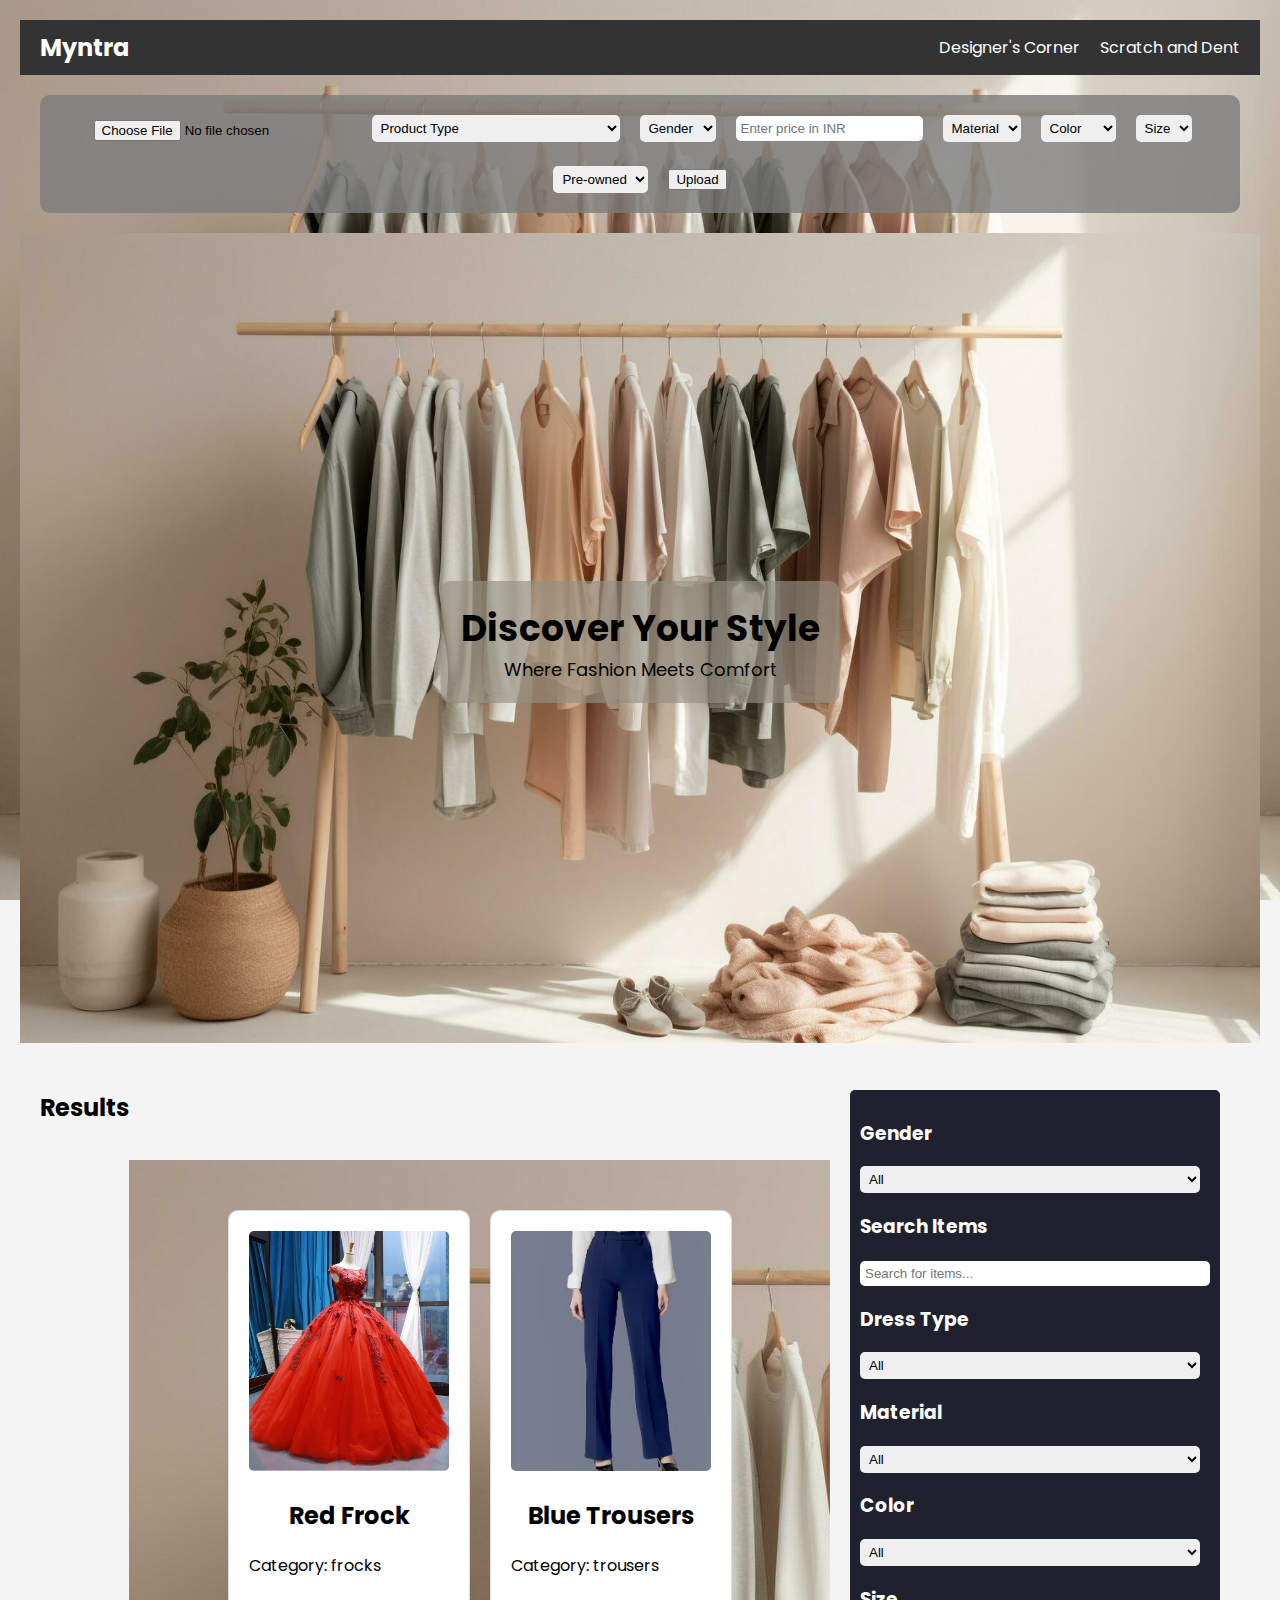
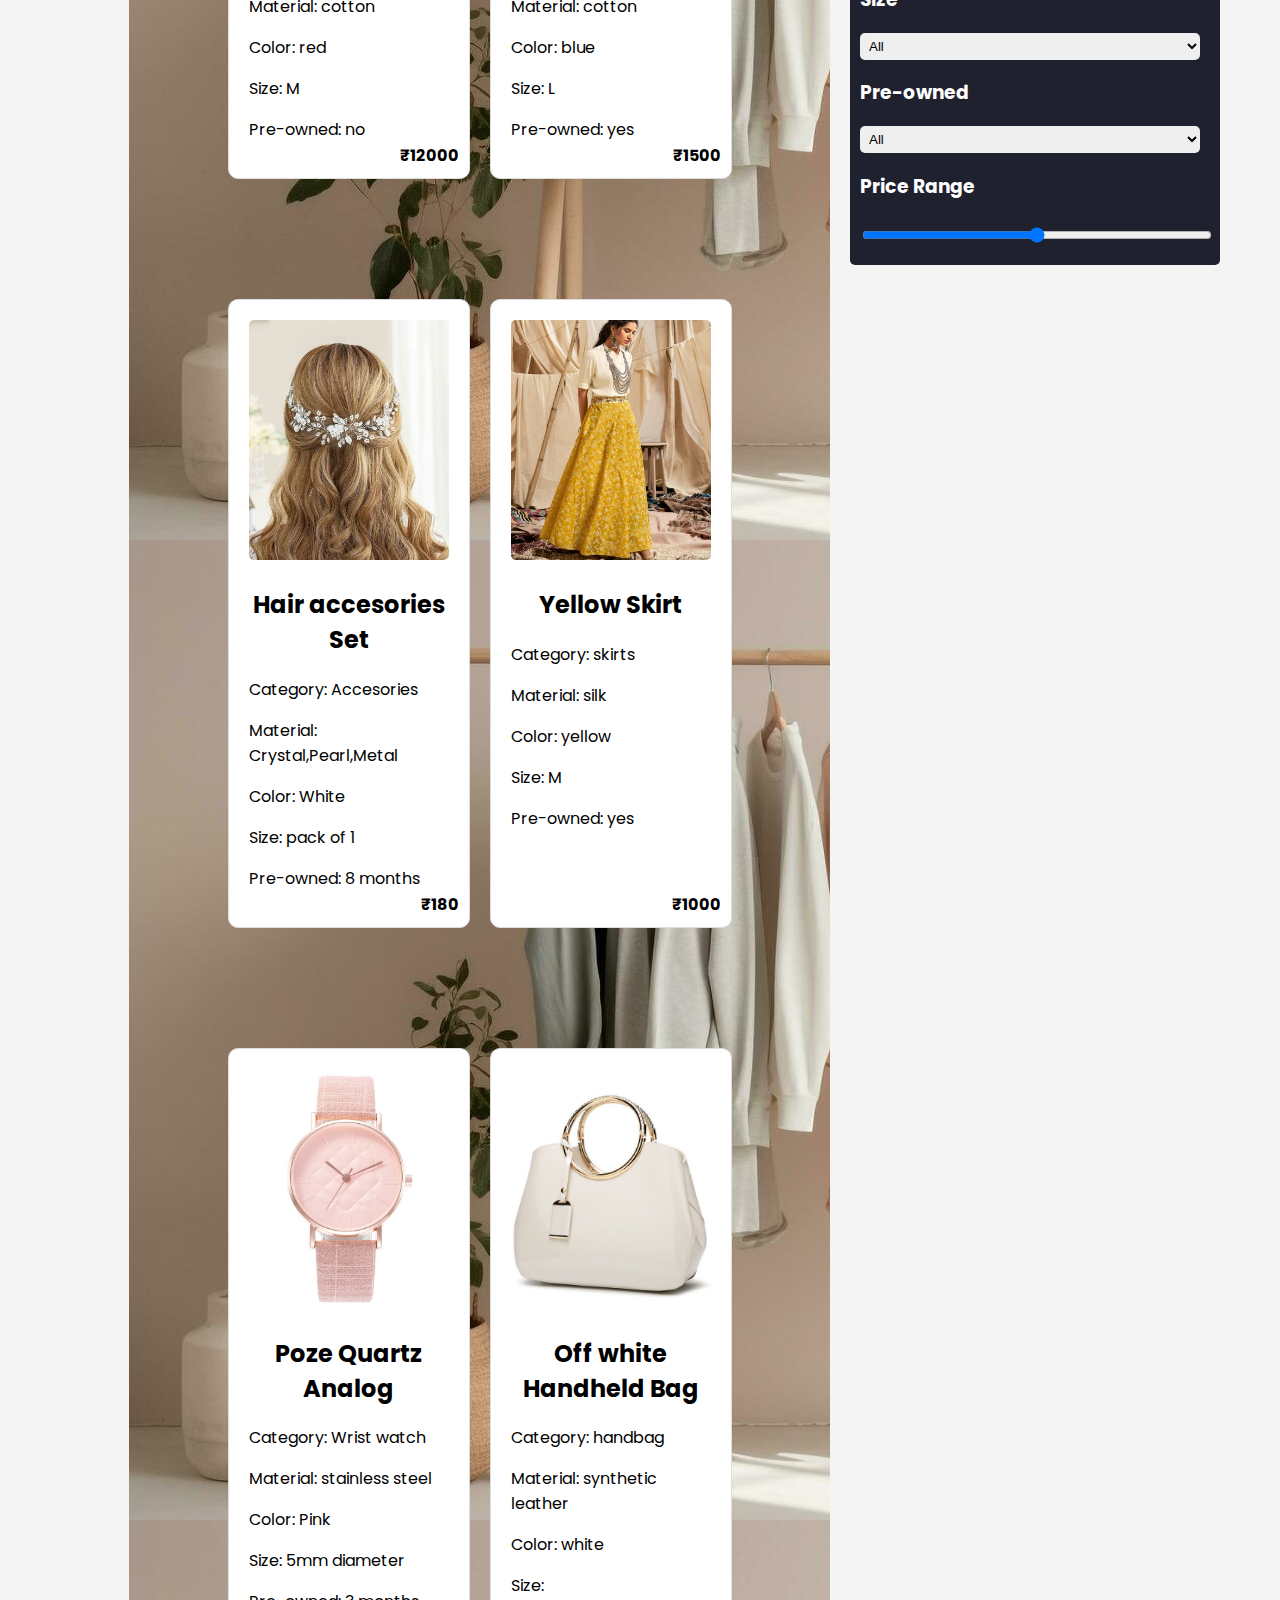
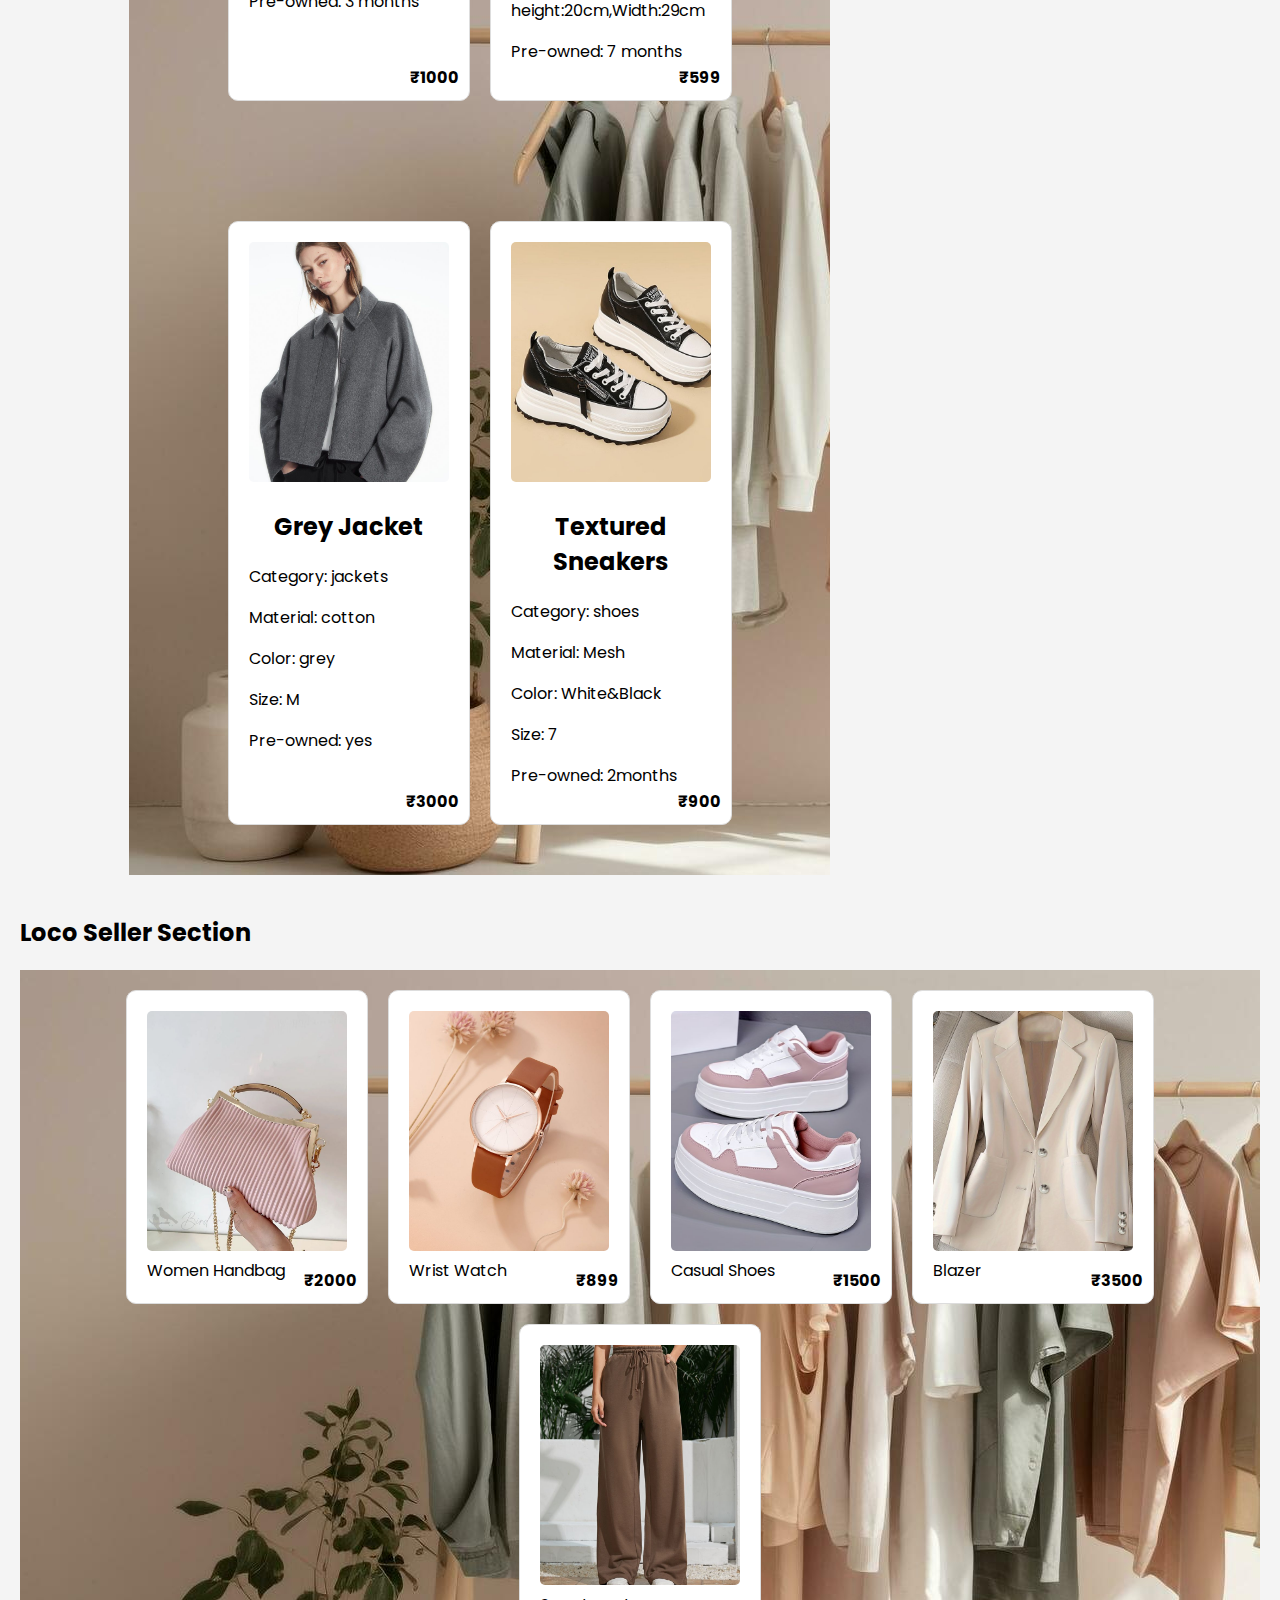
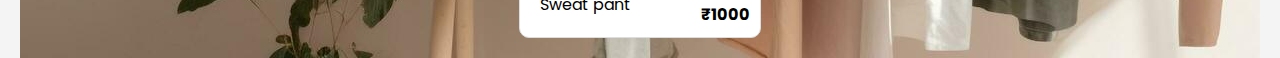
<file: index.html>
<!DOCTYPE html>
<html lang="en">
<head>
    <meta charset="UTF-8">
    <meta name="viewport" content="width=device-width, initial-scale=1.0">
    <title>Myntra</title>
    <link rel="stylesheet" href="style.css">
    <script>
        function showMaterialOptions() {
            const category = document.getElementById('category').value;
            const materialForm = document.getElementById('materialForm');

            // Reset material options
            materialForm.innerHTML = '<option value="All">Material</option>';

            // Define materials based on category
            const materials = {
                'Dresses': ['cotton', 'polyester', 'silk', 'rayon', 'linen', 'jersey'],
                'Tops and T-shirts': ['cotton', 'polyester', 'blends', 'bamboo', 'viscose'],
                'Jeans and Trousers': ['denim', 'cotton', 'polyester', 'spandex', 'twill'],
                'Skirts': ['cotton', 'polyester', 'silk', 'velvet', 'linen'],
                'Outerwear (Jackets, Coats)': ['wool', 'cotton', 'polyester', 'leather', 'nylon'],
                'Handbags': ['leather', 'canvas', 'polyester', 'faux_leather', 'cotton'],
                'Footwear (Shoes, Sandals, Boots)': ['leather', 'suede', 'canvas', 'rubber', 'synthetic'],
                'Jewelry (Necklaces, Earrings, Rings)': ['gold', 'silver', 'stainless_steel', 'gemstones', 'resin'],
                'Sunglasses and Eyewear': ['metal', 'plastic', 'polycarbonate', 'acetate', 'nylon'],
            };

            // Add relevant materials
            if (materials[category]) {
                materials[category].forEach(material => {
                    const option = document.createElement('option');
                    option.value = material;
                    option.textContent = material.charAt(0).toUpperCase() + material.slice(1);
                    materialForm.appendChild(option);
                });
            }

            showSizeOptions(category);
        }

        function showSizeOptions(category) {
            const sizeForm = document.getElementById('sizeForm');
            // Reset size options
            sizeForm.innerHTML = '<option value="All">Size</option>';

            // Define sizes based on category
            const sizes = {
                'Dresses': ['XS', 'S', 'M', 'L', 'XL', 'XXL'],
                'Tops and T-shirts': ['XS', 'S', 'M', 'L', 'XL', 'XXL'],
                'Jeans and Trousers': ['28', '30', '32', '34', '36', '38'],
                'Skirts': ['XS', 'S', 'M', 'L', 'XL'],
                'Outerwear (Jackets, Coats)': ['XS', 'S', 'M', 'L', 'XL', 'XXL'],
                'Handbags': ['One Size'],
                'Footwear (Shoes, Sandals, Boots)': ['5', '6', '7', '8', '9', '10', '11', '12'],
                'Jewelry (Necklaces, Earrings, Rings)': ['One Size'],
                'Sunglasses and Eyewear': ['One Size'],
            };

            // Add relevant sizes
            if (sizes[category]) {
                sizes[category].forEach(size => {
                    const option = document.createElement('option');
                    option.value = size;
                    option.textContent = size;
                    sizeForm.appendChild(option);
                });
            }
        }
    </script>
</head>
<body>
    <header>
        <div class="logo">Myntra</div>
        <nav>
            <ul>
                <li><a href="Designer's corner.html">Designer's Corner</a></li>
                <li><a href="#">Scratch and Dent</a></li>
            </ul>
        </nav>
    </header>

    <!-- Form -->
    <section class="form-container">
        <form id="uploadForm">
            <div>
                <input type="file" id="image" name="image" accept="image/*">
            </div>
            <div>
                <select id="category" name="category" onchange="showMaterialOptions()">
                    <option value="All">Product Type</option>
                    <option value="Dresses">Dresses</option>
                    <option value="Tops and T-shirts">Tops and T-shirts</option>
                    <option value="Jeans and Trousers">Jeans and Trousers</option>
                    <option value="Skirts">Skirts</option>
                    <option value="Outerwear (Jackets, Coats)">Outerwear (Jackets, Coats)</option>
                    <option value="Handbags">Handbags</option>
                    <option value="Footwear (Shoes, Sandals, Boots)">Footwear (Shoes, Sandals, Boots)</option>
                    <option value="Jewelry (Necklaces, Earrings, Rings)">Jewelry (Necklaces, Earrings, Rings)</option>
                    <option value="Sunglasses and Eyewear">Sunglasses and Eyewear</option>
                </select>
            </div>
            <div>
                <select id="genderForm" name="gender">
                    <option value="All">Gender</option>
                    <option value="men">Men</option>
                    <option value="women">Women</option>
                </select>
            </div>
            <div>
                <input type="number" placeholder="Enter price in INR" id="price" name="price">
            </div>
            <div>
                <select id="materialForm" name="material">
                    <option value="All">Material</option>
                </select>
            </div>
            <div>
                <select id="colorForm" name="color">
                    <option value="All">Color</option>
                    <option value="red">Red</option>
                    <option value="blue">Blue</option>
                    <option value="green">Green</option>
                    <option value="yellow">Yellow</option>
                    <option value="black">Black</option>
                    <option value="white">White</option>
                    <option value="grey">Grey</option>
                    <option value="pink">Pink</option>
                    <option value="orange">Orange</option>
                </select>
            </div>
            <div>
                <select id="sizeForm" name="size">
                    <option value="All">Size</option>
                </select>
            </div>
            <div>
                <select id="preownedForm" name="preowned">
                    <option value="All">Pre-owned</option>
                    <option value="yes">Yes</option>
                    <option value="no">No</option>
                </select>
            </div>
            <div>
                <button type="submit">Upload</button>
            </div>
        </form>
    </section>

    <section>
        <div class="banner">
            <img src="bgimg.jpg" alt="Banner">
            <div class="banner-text">
                <h1>Discover Your Style</h1>
                <p>Where Fashion Meets Comfort</p>
            </div>
        </div>
    </section>
    
    <main>
        <div class="main-content">
            <h2>Results</h2>
            <div id="productList"> 
                <!-- Products -->
            </div>
            <div class="search-bar">
                <div class="brown-box">
                    <h3>Gender</h3>
                    <select id="gender">
                        <option value="all">All</option>
                        <option value="men">Men</option>
                        <option value="women">Women</option>
                    </select>
                    <h3>Search Items</h3>
                    <input type="text" id="itemSearch" placeholder="Search for items...">
                    <h3>Dress Type</h3>
                    <select id="dressType">
                        <option value="all">All</option>
                        <option value="Dresses">Dresses</option>
                        <option value="Tops and T-shirts">Tops and T-shirts</option>
                        <option value="Jeans and Trousers">Jeans and Trousers</option>
                        <option value="Skirts">Skirts</option>
                        <option value="Outerwear (Jackets, Coats)">Outerwear (Jackets, Coats)</option>
                        <option value="Handbags">Handbags</option>
                        <option value="Footwear (Shoes, Sandals, Boots)">Footwear (Shoes, Sandals, Boots)</option>
                        <option value="Jewelry (Necklaces, Earrings, Rings)">Jewelry (Necklaces, Earrings, Rings)</option>
                        <option value="Sunglasses and Eyewear">Sunglasses and Eyewear</option>
                    </select>
                    <h3>Material</h3>
                    <select id="material">
                        <option value="all">All</option>
                        <option value="cotton">Cotton</option>
                        <option value="silk">Silk</option>
                    </select>
                    <h3>Color</h3>
                    <select id="color">
                        <option value="all">All</option>
                        <option value="red">Red</option>
                        <option value="blue">Blue</option>
                        <option value="green">Green</option>
                        <option value="yellow">Yellow</option>
                        <option value="black">Black</option>
                        <option value="white">White</option>
                        <option value="grey">Grey</option>
                        <option value="pink">Pink</option>
                        <option value="orange">Orange</option>
                    </select>
                    <h3>Size</h3>
                    <select id="size">
                        <option value="all">All</option>
                        <option value="S">S</option>
                        <option value="M">M</option>
                        <option value="L">L</option>
                    </select>
                    <h3>Pre-owned</h3>
                    <select id="preowned">
                        <option value="all">All</option>
                        <option value="yes">Yes</option>
                        <option value="no">No</option>
                    </select>
                    <h3>Price Range</h3>
                    <input type="range" id="priceRange" min="0" max="5000" step="100">
                </div>
            </div>
        </div>
    </main>

    <section>
        <h2>Loco Seller Section</h2>
        <div id="businessList">
            <!-- Business items -->
        </div>
    </section>

    <script src="script.js"></script>
</body>
</html>
</file>
<file: style.css>
@import url('https://fonts.googleapis.com/css2?family=Poppins:ital,wght@0,100;0,200;0,300;0,400;0,500;0,600;0,700;0,800;0,900;1,100;1,200;1,300;1,400;1,500;1,600;1,700;1,800;1,900&display=swap');

html, body {
    height: 100%;
}

body {
    font-family: "Poppins", sans-serif;
    margin: 10px;
    padding: 10px;
    background-image: url('bgimg.jpg');
    background-size: 100% 100vh;
    background-repeat: no-repeat;
    background-color: #f4f4f4;
}

header {
    display: flex;
    justify-content: space-between;
    align-items: center;
    background-color: #333;
    padding: 10px 20px;
    color: white;
}

.logo {
    font-size: 24px;
    font-weight: bold;
}

nav ul {
    list-style-type: none;
    margin: 0;
    padding: 0;
    display: flex;
    gap: 20px;
}

nav ul li {
    display: inline;
}

nav ul li a {
    color: white;
    text-decoration: none;
}

.form-container {
    display: flex;
    justify-content: center;
    padding: 20px;
}

#uploadForm {
    display: flex;
    gap: 20px;
    flex-wrap: wrap;
    justify-content: center;
    background-color: rgba(124, 124, 124, 0.8);
    padding: 20px;
    border-radius: 10px;
}

#uploadForm input[type="file"],
#uploadForm input[type="number"],
#uploadForm select {
    width: auto;
    padding: 5px;
    border: none;
    border-radius: 5px;
}

.main-content {
    display: flex;
    justify-content: space-between;
    padding: 20px;
}

.main-content h2{
    text-align: center;
}

.search-bar {
    display: flex;
    flex-direction: column;
    gap: 10px;
    align-items: flex-end;
    padding: 20px;
}

.brown-box {
    width: 350px;
    background-color: rgba(1, 2, 17, 0.874);
    color: white;
    padding: 10px;
    border-radius: 5px;
}

.search-bar select, .search-bar input {
    width: 97%;
    margin-right:10px;
    padding: 5px;
    border: none;
    border-radius: 5px;
}

#productList {
    margin-top: 90px;
    display: flex;
    flex-wrap: wrap;
    gap: 20px;
    justify-content: center;
    width: 70%;
    background-image: url('bgimg.jpg');
}

.product {
    background-color: white;
    padding: 20px;
    margin-top: 50px;
    margin-bottom: 50px;
    border: 1px solid #ddd;
    border-radius: 10px;
    width: 200px;
    text-align: center;
    position: relative;
}

.product img {
    width: 200px; 
    height: 240px;
    object-fit: cover;
    border-radius: 5px;
}

.product .description {
    text-align: left;
}

.product .price {
    position: absolute;
    bottom: 10px;
    right: 10px;
    font-weight: bold;
}

section .banner {
    position: relative;
    text-align: center;
    color: white;
}

section .banner img {
    width: 100%;
    height: 90vh;
}

.banner-text {
    position: absolute;
    top: 50%;
    left: 50%;
    transform: translate(-50%, -50%);
    background: rgba(149, 143, 130, 0.662);
    padding: 20px;
    border-radius: 10px;
}

.banner-text h1 {
    margin: 0;
    font-size: 36px;
    color: black;
}

.banner-text p {
    margin: 0;
    font-size: 18px;
    color: black;
}

#businessList {
    display: flex;
    flex-wrap: wrap;
    gap: 20px;
    justify-content: center;
    padding: 20px;
    background-image: url('bgimg.jpg');
}

.business-item {
    background-color: white;
    padding: 20px;
    border: 1px solid #ddd;
    border-radius: 10px;
    width: 200px;
    text-align: center;
    position: relative;
}

.business-item img {
    width: 200px; 
    height: 240px; 
    object-fit: cover; 
    border-radius: 5px;
}

.business-item .name {
    text-align: left;
}

.business-item .price {
    position: absolute;
    bottom: 10px;
    right: 10px;
    font-weight: bold;
}
</file>
